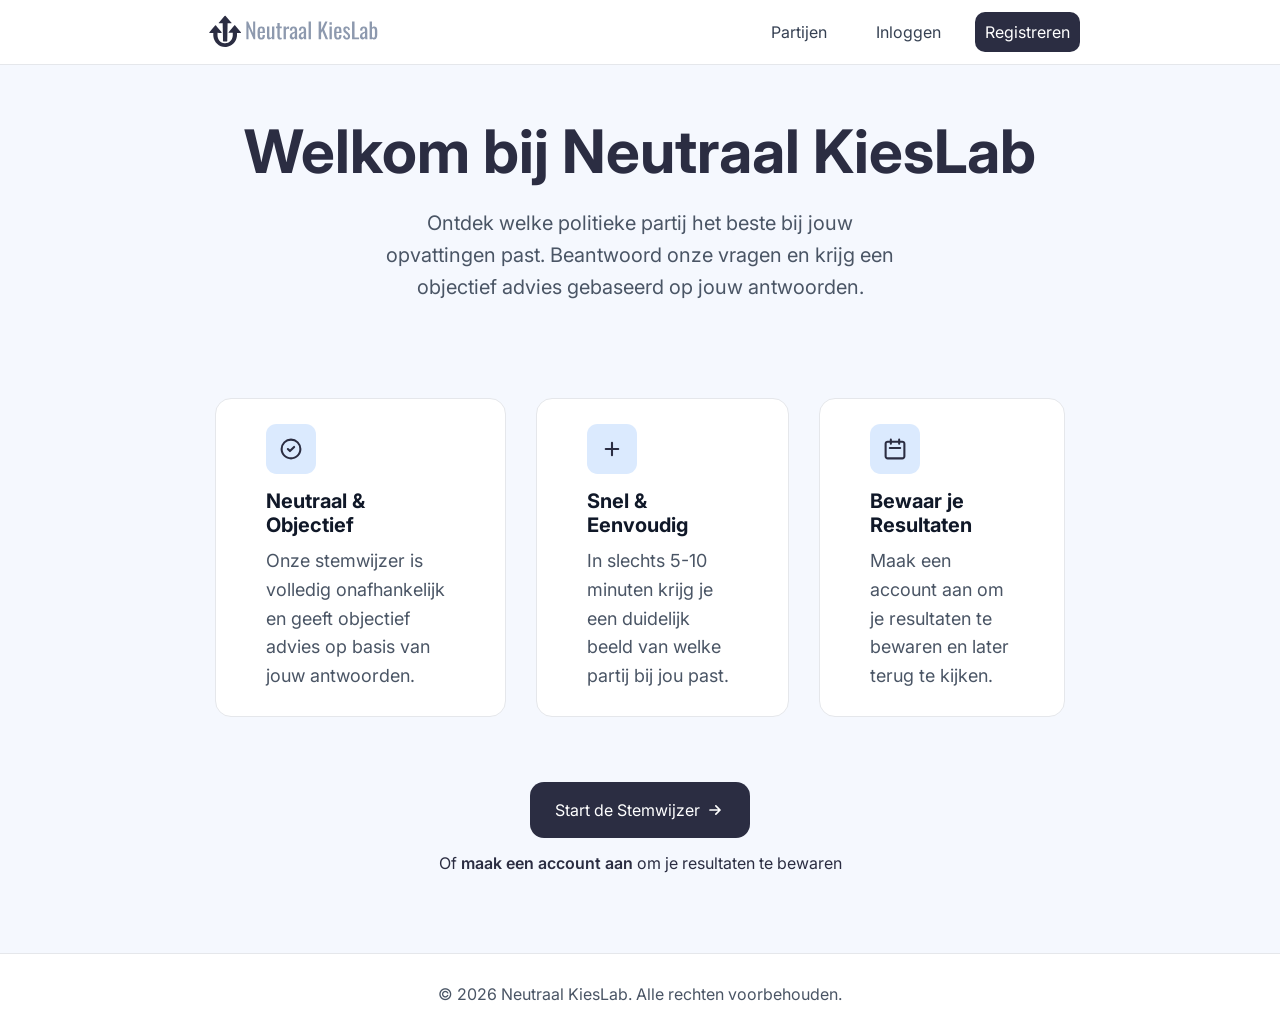
<file: index.html>
<!DOCTYPE html>
<html lang="en">

<head>
    <meta charset="UTF-8">
    <meta name="viewport" content="width=device-width, initial-scale=1.0">
    <title>Neutraal KiesLab - Home</title>
    <link rel="stylesheet" href="style/styles.css">
    <link rel="stylesheet" href="https://fonts.googleapis.com/css?family=Inter">
    <script src="scripts/homepage.js" defer></script>
</head>

<body>
    <nav>
        <a href="index.html">
            <img class="logo" src="assets/logo-met-text-rechts.svg" alt="Neutraal KiesLab Logo">
        </a>
        <div>
            <button class="parties">Partijen</button>
            <button class="login">Inloggen</button>
            <button class="register">Registreren</button>
        </div>
    </nav>
    <main>
        <section class="hero">
            <h1>Welkom bij Neutraal KiesLab</h1>
            <p>Ontdek welke politieke partij het beste bij jouw opvattingen past. Beantwoord onze vragen en krijg een
                objectief advies gebaseerd op jouw antwoorden.</p>
        </section>

        <section class="features">
            <div class="feature">
                <img src="assets/icon-check.svg" alt="Checkmark icon">
                <h2>Neutraal & Objectief</h2>
                <p>Onze stemwijzer is volledig onafhankelijk en geeft objectief advies op basis van jouw antwoorden.</p>
            </div>
            <div class="feature">
                <img src="assets/icon-plus.svg" alt="Plus icon">
                <h2>Snel & Eenvoudig</h2>
                <p>In slechts 5-10 minuten krijg je een duidelijk beeld van welke partij bij jou past.</p>
            </div>
            <div class="feature">
                <img src="assets/icon-agenda.svg" alt="Agenda icon">
                <h2>Bewaar je Resultaten</h2>
                <p>Maak een account aan om je resultaten te bewaren en later terug te kijken.</p>
            </div>
        </section>

        <section class="start">
            <button class="start-button">Start de Stemwijzer<img id="arrow" src="assets/arrow.svg"
                    alt="Arrow icon"></button>
            <div class="election-select">
                <a href="VolledigeVragenlijst/Vragenlijst/Vragenlijst.html" style="text-decoration: none;">
                    <button class="election-button" type="button">Tweede Kamerverkiezingen 2025</button>
                </a>
                <a href="VolledigeVragenlijst/Vragenlijst/Vragenlijst.html" style="text-decoration: none;">
                    <button class="election-button" type="button">Provinciale Statenverkiezingen 2026</button>
                </a>
            </div>
            <p>Of <span><a href="register.php">maak een account aan</a></span> om je resultaten te bewaren</p>
        </section>
    </main>
    <footer>
        <p>&copy; 2026 Neutraal KiesLab. Alle rechten voorbehouden.</p>
    </footer>
</body>

</html>
</file>
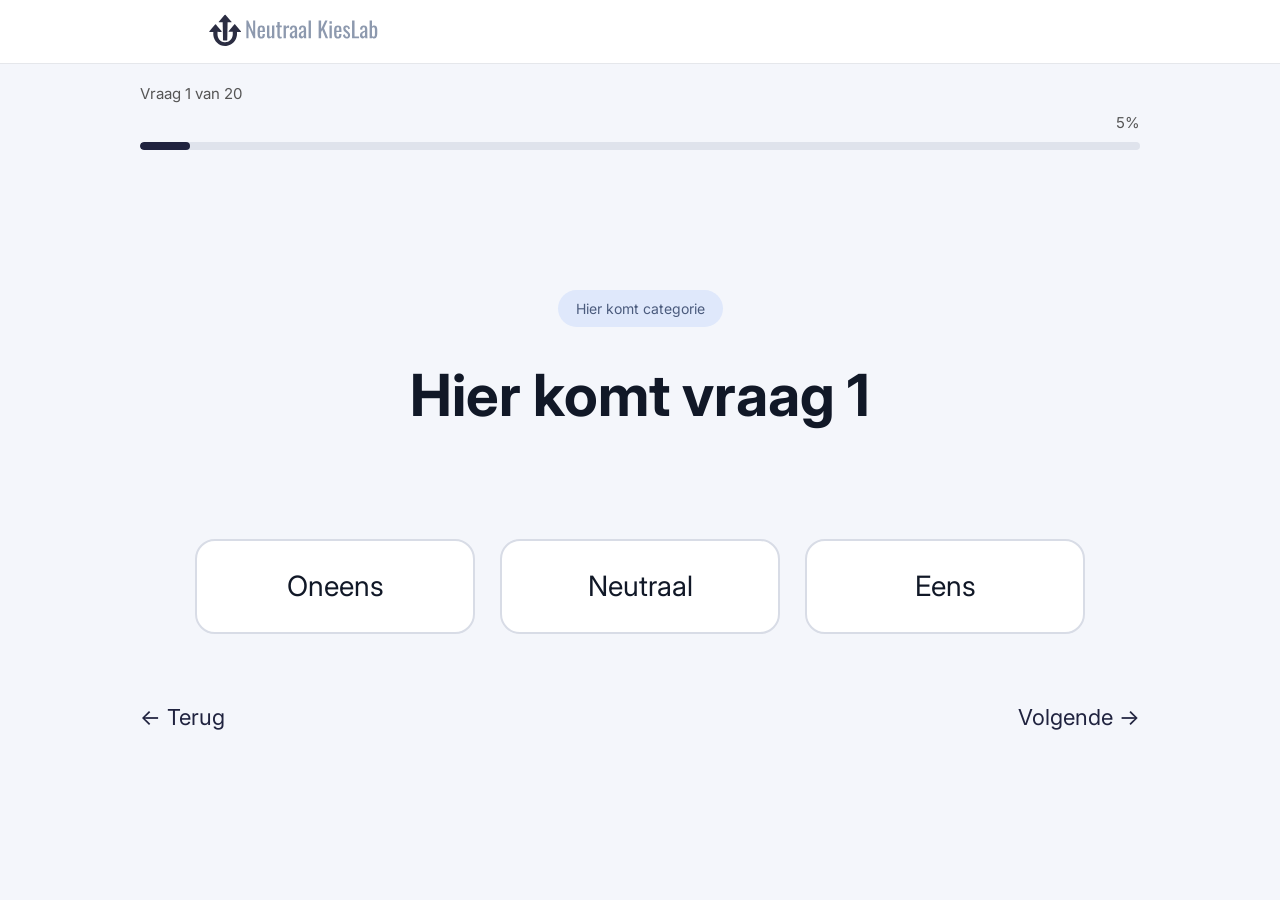
<file: VolledigeVragenlijst/Vragenlijst/Vragenlijst.html>
<!DOCTYPE html>
<html lang="nl">

<head>
    <meta charset="UTF-8">
    <meta name="viewport" content="width=device-width, initial-scale=1.0">
    <title>Neutraal KiesLab Vragenlijst</title>

    <link rel="stylesheet" href="Vragenlijst.css">

    <link rel="stylesheet" href="https://fonts.googleapis.com/css?family=Inter">
</head>

<body>

    <nav>
        <a href="Vragenlijst.html">
            <img class="logo" src="../../assets/logo-met-text-rechts.svg" alt="Neutraal KiesLab Logo">
        </a>
    </nav>

    <section class="progress-container">

        <div class="progress-vragen">
            <p>Vraag 0 van 20</p>
        </div>
        <div class="progress-procent">
            <p>0%</p>
        </div>

        <div class="progress-bar">
            <div class="progress-fill"></div>
        </div>

    </section>

    <main class="question-section">

        <div class="category">
            Hier komt de categorie te staan
        </div>

        <h1 class="question">
            Hier komt de vraag te staan
        </h1>

        <div class="antwoorden">

            <button class="antwoord-btn">
                Oneens
            </button>

            <button class="antwoord-btn">
                Neutraal
            </button>

            <button class="antwoord-btn">
                Eens
            </button>
        </div>

    </main>

    <footer class="footer-nav">

        <button class="footer-btn">
            ← Terug
        </button>
        <button class="footer-btn">
            Volgende →
        </button>
    </footer>
    <script src="Vragenlijst.js"></script>
</body>

</html>
</file>
<file: style/styles.css>
* {
    margin: 0;
    padding: 0;
    box-sizing: border-box;
}

body {
    font-family: 'Inter', sans-serif;
    font-weight:400;
    background-color: #f5f8fe;
    color: #2b2d42;
}

nav {
    display: flex;
    justify-content: space-between;
    align-items: center;
    padding: 7px 200px;
    background-color: #ffffff;
    border-bottom: 1px solid #E5E7EB;
}

footer {
    text-align: center;
    padding: 30px;
    background-color: #ffffff;
    border-top: 1px solid #E5E7EB;
    margin-top: 50px;
    color: #4A5565;
}

h1 {
    font-size: 60px;
    margin-bottom: 20px;
    text-align: center;
}

h2 {
    font-size: 20px;
    margin-bottom: 10px;
    color: #101828;
}

a {
    color: #2B2D42;
    font-weight: 600;
    text-decoration: none;
}

a:hover {
    text-decoration: underline;
}

#results-button {
    display: flex;
    align-items: center;
    gap: 5px;
    margin-bottom: 15px;
    color: #2B2D42;
    background-color: #FFFFFF !important;
    border: .67px solid #D1D5DC;
}

button {
    font-family: 'Inter', sans-serif;
    background-color: #2B2D42;
    color: #ffffff;
    border: none;
    padding: 18px 25px;
    cursor: pointer;
    font-size: 16px;
    border-radius: 14px;
    transition: transform 0.1s ease, background-color 0.1s ease;
}

button:hover {
    transform: scale(1.05);
    background-color: #1b1d2a;
}

.parties {
    font-family: 'Inter', sans-serif;
    background-color: transparent;
    color: #364153;
    border: none;
    padding: 15px;
    cursor: pointer;
    font-size: 16px;
    margin-right: 15px;
}

.parties:hover {
    color: #1b1d2a;
    background-color: transparent;
    transform: scale(1);
}

.login {
    font-family: 'Inter', sans-serif;
    background-color: transparent;
    color: #364153;
    border: none;
    padding: 15px;
    cursor: pointer;
    font-size: 16px;
    margin-right: 15px;
}

.login:hover {
    color: #1b1d2a;
    background-color: transparent;
    transform: scale(1);
}

.register {
    font-family: 'Inter', sans-serif;
    background-color: #2B2D42;
    color: #ffffff;
    border: none;
    padding: 10px;
    border-radius: 10px;
    cursor: pointer;
    font-size: 16px;
    transition: background-color 0.1s ease;
}

.register:hover {
    background-color: #1b1d2a;
    transform: scale(1);
}

.logout {
    font-family: 'Inter', sans-serif;
    background-color: transparent;
    color: #364153;
    border: none;
    padding: 5px;
    cursor: pointer;
    font-size: 16px;
    margin-left: 15px;
}

.logout:hover {
    color: #1b1d2a;
    background-color: transparent;
    transform: scale(1);
}

.features {
    display: flex;
    justify-content: space-between;
    padding: 20px 200px;
}

.feature {
    display: flex;
    flex-direction: column;
    align-items: flex-start;
    padding: 25px 50px;
    max-width: 420px;
    background-color: #FFFFFF;
    border-radius: 16px;
    border: 1px solid #E5E7EB;
    margin: 15px;
}

.feature p {
    font-size: 18px;
    line-height: 1.6;
    color: #4A5565;
}

.feature img {
    width: 50px;
    height: 50px;
    margin-bottom: 15px;
}

.election-select {
    display: flex;
    gap: 20px;
    margin-bottom: 15px;
}

.hero{
    display: flex;
    flex-direction: column;
    align-items: center;
    padding: 50px 200px;
}

.hero p {
    font-size: 20px;
    line-height: 1.6;
    width: 60%;
    margin: 0 auto 10px;
    color: #4A5565;
    text-align: center;
}

img.logo {
    height: 45px;
}

.container-logo {
    width: 100%;
}

.start {
    display: flex;
    flex-direction: column;
    justify-content: center;
    align-items: center;
    padding: 30px 200px;
}

.start-button {
    display: flex;
    align-items: center;
    gap: 5px;
    margin-bottom: 15px;
}

.election-select {
    display: none;
}

.parties-hero {
    display: flex;
    flex-direction: column;
    align-items: flex-start;
    padding: 50px 200px;
}

.parties-hero h1 {
    font-size: 48px;
    margin-bottom: 15px;
}

.parties-hero p {
    font-size: 18px;
    line-height: 1.6;
    color: #4A5565;
    margin-bottom: 30px;
}

.search-container {
    display: flex;
    align-items: flex-start;
    gap: 10px;
}

.search-container p {
    font-size: 16px;
    margin-right: 10px;
    color: #364153;
}

.dropdown {
    display: flex;
    flex-direction: row-reverse;
    align-items: flex-start;
    background-color: #F3F3F5;
    color: #1b1d2a;
    border: 1px solid #E5E7EB;
    cursor: pointer;
    padding: 5px;
    gap: 5px;
    min-width: 300px;
    max-width: 400px;
    border-radius: 8px;
    height: 30px;
}

.dropdown:hover {
    background-color: #E5E7EB;
    transform: scale(1);
}

.dropdown-content {
    display: none;
    position: absolute;
    background-color: #FFFFFF;
    border: 1px solid #E5E7EB;
    border-radius: 8px;
    margin-top: 30px;
    width: 17%;
    z-index: 1;
    padding: 4px;
}

.dropdown-content button {
    width: 100%;
    padding: 10px;
    background-color: transparent;
    border: none;
    text-align: left;
    cursor: pointer;
    font-size: 14px;
    color: #364153;
    border-radius: 6px;
}

.dropdown-content button:hover {
    background-color: #F3F3F5;
    transform: scale(1);
}

.dropdown-text {
    font-size: 14px;
    color: #364153;
}

.parties-list {
    display: flex;
    flex-wrap: wrap;
    gap: 20px;
    padding: 20px 200px;
}

.party-card {
    background-color: #FFFFFF;
    border: 2px solid #E5E7EB;
    border-radius: 16px;
    padding: 20px;
    width: calc(33.333% - 20px);
    transition: box-shadow 0.1s ease;
}

.party-card:hover {
    box-shadow: 0 4px 8px rgba(0, 0, 0, 0.15);
}

.party-card h2 {
    font-size: 28px;
    margin-bottom: 10px;
    color: #101828;
}

.party-card p {
    font-size: 14px;
    line-height: 1.5;
    color: #4A5565;
}

.party-logo {
    width: 100%;
    height: 150px;
    background-color: #E5E7EB;
    border-radius: 8px;
    margin-bottom: 15px;
    display: flex;
    align-items: center;
    justify-content: center;
}

.party-abbreviation {
    font-size: 48px;
    font-weight: 700;
    color: #ffffff;
    letter-spacing: 2px;
    text-shadow: 0 2px 6px rgba(0, 0, 0, 0.25);
    user-select: none;
}

.register-page {
    display: flex;
    flex-direction: column;
    align-items: center;
    padding: 50px 200px;
    gap: 30px;
}

.back-button {
    display: flex;
    align-items: flex-start;
    gap: 5px;
    background-color: transparent;
    color: #4A5565;
    border: none;
    padding: 10px;
    cursor: pointer;
    font-size: 16px;
    font-weight: 600;
}

.back-button:hover {
    color: #1b1d2a;
    background-color: transparent;
    transform: scale(1);
}

.register-container {
    display: flex;
    flex-direction: column;
    align-items: center;
    padding: 20px 30px;
    background-color: #FFFFFF;
    border-radius: 16px;
    box-shadow: 0 10px 10px rgba(0, 0, 0, 0.1);
    width: 40%;
}

.register-container h1 {
    font-size: 30px;
    margin-top: 25px;
    margin-bottom: 10px;
    font-weight: 600;
}

.register-container p {
    font-size: 16px;
    line-height: 1.6;
    color: #4A5565;
    margin-bottom: 20px;
    text-align: center;
}

.register-container form {
    display: flex;
    flex-direction: column;
    gap: 3px;
    width: 100%;
}

.dropdown-content button.active {
    font-weight: bold;
    background-color: #E5E7EB;
}

.results-page {
    padding: 50px 200px;
}

.results-header {
    margin-bottom: 40px;
}

.results-header h1 {
    text-align: left;
    font-size: 48px;
    margin-bottom: 10px;
}

.results-header p {
    color: #4A5565;
    font-size: 18px;
}

.result-card {
    background-color: white;
    border-radius: 16px;
    padding: 30px;
    margin-bottom: 30px;
    box-shadow: 0 8px 16px rgba(0,0,0,0.08);
}

.result-card h2 {
    font-size: 34px;
    margin-bottom: 10px;
}

.result-date {
    color: #6B7280;
    margin-bottom: 30px;
}

.result-card h3 {
    margin-bottom: 20px;
    color: #364153;
    font-size: 18px;
}

.match-row {
    display: flex;
    justify-content: space-between;
    margin-bottom: 8px;
    margin-top: 20px;
    font-size: 18px;
}

.progress-bar {
    width: 100%;
    height: 12px;
    background-color: #E5E7EB;
    border-radius: 999px;
    overflow: hidden;
}

.progress-fill {
    height: 100%;
    border-radius: 999px;
}

.results-page .start-button {
    margin: 0 auto;
}

form input {
    padding: 15px;
    border: 1px solid #E5E7EB;
    border-radius: 10px;
    font-size: 16px;
}

form label {
    font-size: 16px;
    color: #364153;
    font-weight: 600;
}

form button {
    display: flex;
    align-items: center;
    justify-content: center;
    gap: 10px;
    background-color: #2B2D42;
    color: #ffffff;
    border: none;
    padding: 15px;
    border-radius: 10px;
    cursor: pointer;
    font-size: 16px;
    margin-bottom: 20px;
}

form button:hover {
    background-color: #1b1d2a;
    transform: scale(1);
}
/* ---- Party detail panel ---- */
.party-card {
    cursor: pointer;
}

.party-panel-overlay {
    display: none;
    position: fixed;
    inset: 0;
    background: rgba(0, 0, 0, 0.45);
    z-index: 100;
}

.party-panel-overlay.open {
    display: block;
}

.party-panel {
    position: fixed;
    top: 0;
    right: 0;
    width: 420px;
    max-width: 100%;
    height: 100%;
    background: #ffffff;
    box-shadow: -4px 0 24px rgba(0, 0, 0, 0.15);
    z-index: 101;
    padding: 40px 32px;
    display: flex;
    flex-direction: column;
    gap: 20px;
    transform: translateX(100%);
    transition: transform 0.3s ease;
    overflow-y: auto;
}

.party-panel.open {
    transform: translateX(0);
}

.party-panel-close {
    align-self: flex-end;
    background: none;
    border: none;
    font-size: 22px;
    cursor: pointer;
    color: #4A5565;
    padding: 0;
    line-height: 1;
}

.party-panel-close:hover {
    color: #101828;
}

.party-panel-logo {
    width: 100%;
    height: 160px;
    border-radius: 12px;
    display: flex;
    align-items: center;
    justify-content: center;
    flex-shrink: 0;
}

.party-panel h2 {
    font-size: 24px;
    color: #101828;
    margin: 0;
}

.party-panel p {
    font-size: 15px;
    line-height: 1.7;
    color: #4A5565;
    margin: 0;
}
</file>
<file: VolledigeVragenlijst/Vragenlijst/Vragenlijst.css>
* {
    margin: 0;
    padding: 0;
    box-sizing: border-box;
    font-family: 'Inter', sans-serif;
}

body {
    background: #f4f6fb;
    color: #111827;
}



nav {
    display: flex;
    justify-content: space-between;
    align-items: center;

    padding: 7px 200px;

    background: #ffffff;
    border-bottom: 1px solid #E5E7EB;
}

.logo {
    height: 45px;
}

.login {
    font-family: 'Inter', sans-serif;
    background: transparent;
    color: #2B2D42;

    border: none;

    padding: 15px;

    cursor: pointer;

    font-size: 16px;

    margin-right: 15px;
}

.register {
    font-family: 'Inter', sans-serif;

    background: #2B2D42;
    color: #ffffff;

    border: none;

    padding: 10px 16px;

    border-radius: 10px;

    cursor: pointer;

    font-size: 16px;
}



.progress-container {
    max-width: 1000px;
    margin: 20px auto 0 auto;

}

.progress-vragen {

    justify-content: space-between;

    margin: 10px 0;

    color: #555;
    font-size: 15px;

}

.progress-procent {
    display: flex;
    justify-content: flex-end;
    margin: 10px 0;
    color: #555;
    font-size: 15px;
}

.progress-bar {
    width: 100%;
    height: 8px;

    background: #dfe3ec;

    border-radius: 20px;

    overflow: hidden;
}

.progress-fill {
    width: 0%;
    height: 100%;

    background: #20233f;

    border-radius: 20px;
}



.question-section {
    text-align: center;
    margin-top: 140px;
}

.category {
    display: inline-block;

    padding: 10px 18px;

    background: #dfe8fb;
    color: #4b5b7d;

    border-radius: 999px;

    font-size: 14px;

    margin-bottom: 35px;
}

.question {
    max-width: 900px;

    margin: 0 auto;

    font-size: 58px;
    line-height: 1.15;

    font-weight: 700;
}



.antwoorden {
    display: flex;
    justify-content: center;

    gap: 25px;

    margin-top: 110px;
}

.antwoord-btn {
    width: 280px;
    height: 95px;

    border-radius: 20px;
    border: 2px solid #d8dce6;

    background: #ffffff;

    font-size: 28px;
    color: #111827;

    cursor: pointer;

    transition: 0.2s;
}

.antwoord-btn:hover {
    border-color: #20233f;
    transform: translateY(-2px);
}



.footer-nav {
    max-width: 1000px;

    margin: 70px auto 0 auto;

    display: flex;
    justify-content: space-between;
}

.footer-btn {
    border: none;
    background: none;

    font-size: 22px;
    color: #20233f;

    cursor: pointer;
}



@media(max-width:1000px) {

    nav {
        padding: 20px;
    }

    .progress-container {
        padding: 0 20px;
    }

    .question {
        font-size: 42px;
        padding: 0 20px;
    }

    .antwoorden {
        flex-direction: column;
        align-items: center;
    }

    .antwoord-btn {
        width: 90%;
    }

    .footer-nav {
        padding: 0 20px;
    }
}

@media screen and (max-height: 750px),
screen and (max-width: 600px) {

    .quiz-container,
    .container,
    main,
    .card {
        padding: 15px;
        margin-top: 10px;
        margin-bottom: 10px;
    }


    h1,
    h2,
    .question-text,
    .statement {
        font-size: 1.15rem;
        margin-bottom: 15px;
        margin-top: 5px;
    }


    .buttons,
    .quiz-buttons,
    .button-container {
        margin-top: 15px;
        gap: 10px;
    }

    button,
    .back-btn,
    .next-btn {
        padding: 10px 16px;
        font-size: 0.9rem;
    }
}
</file>
